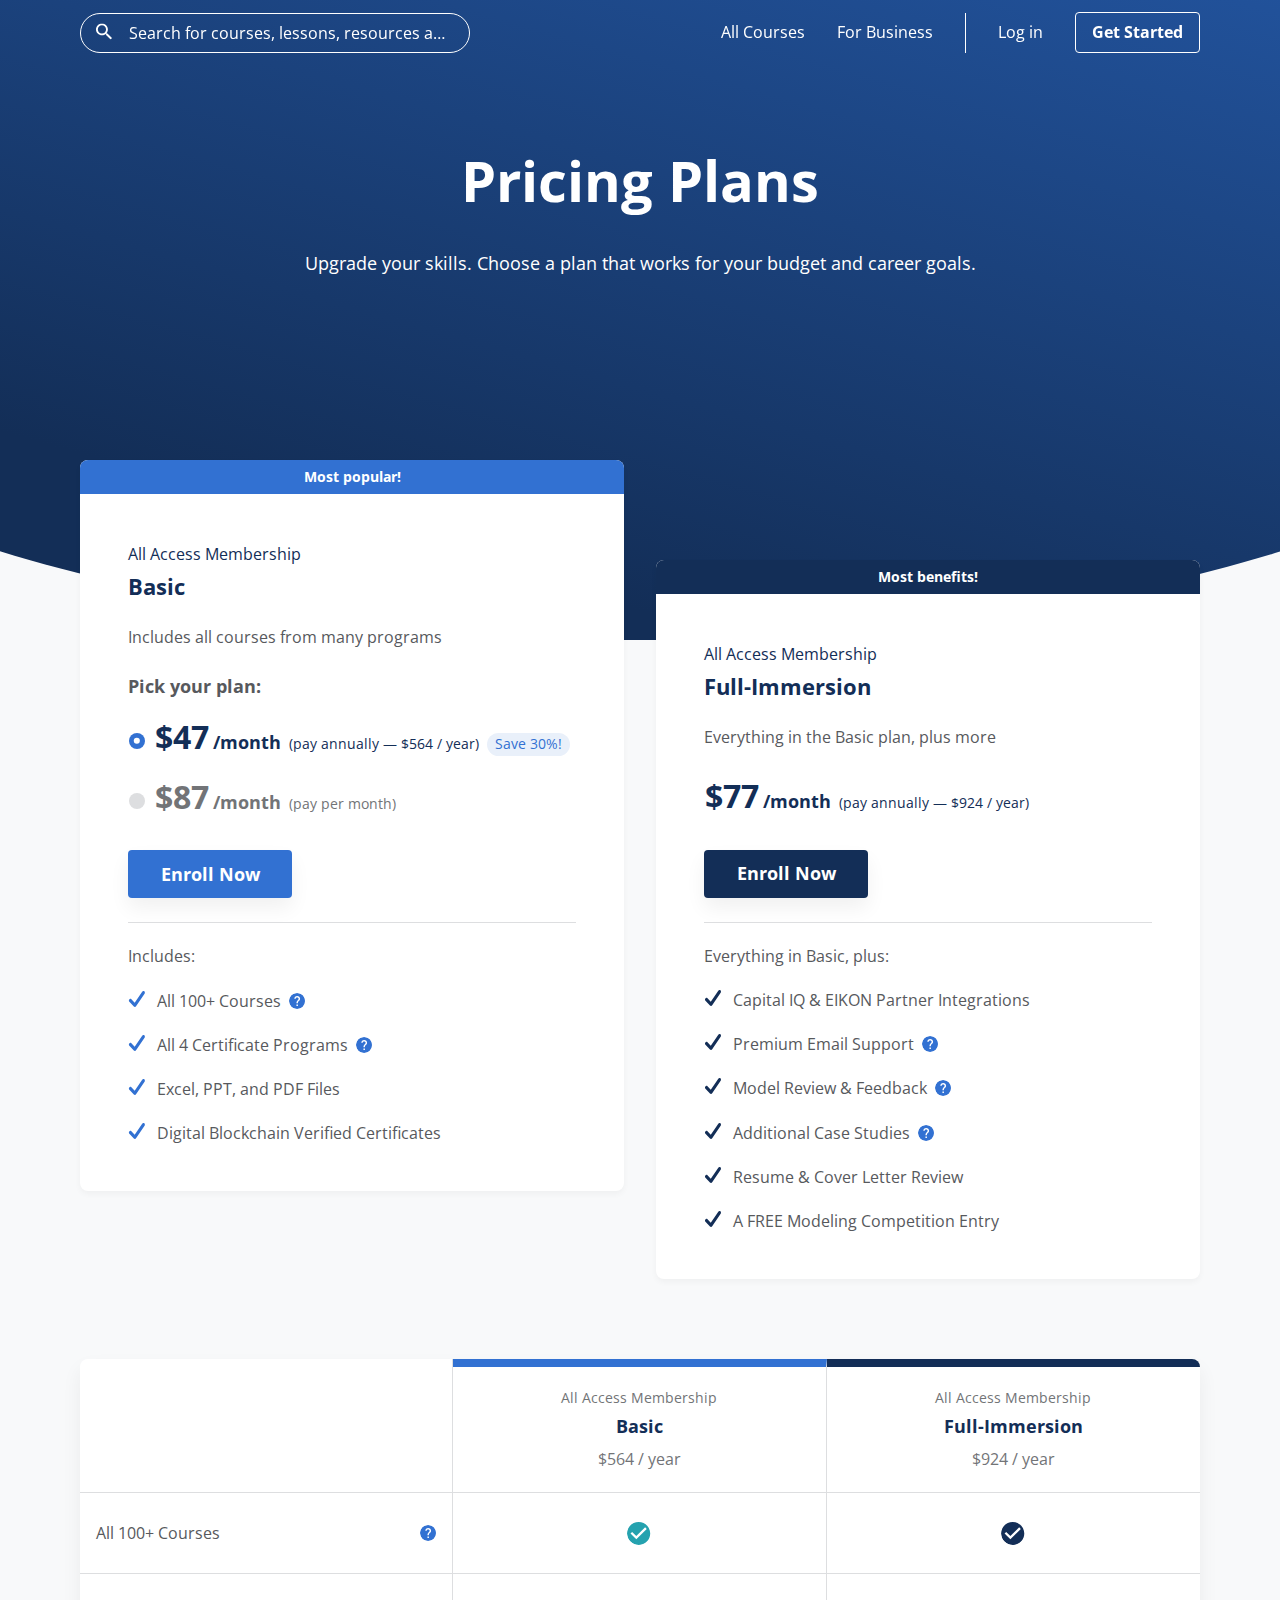
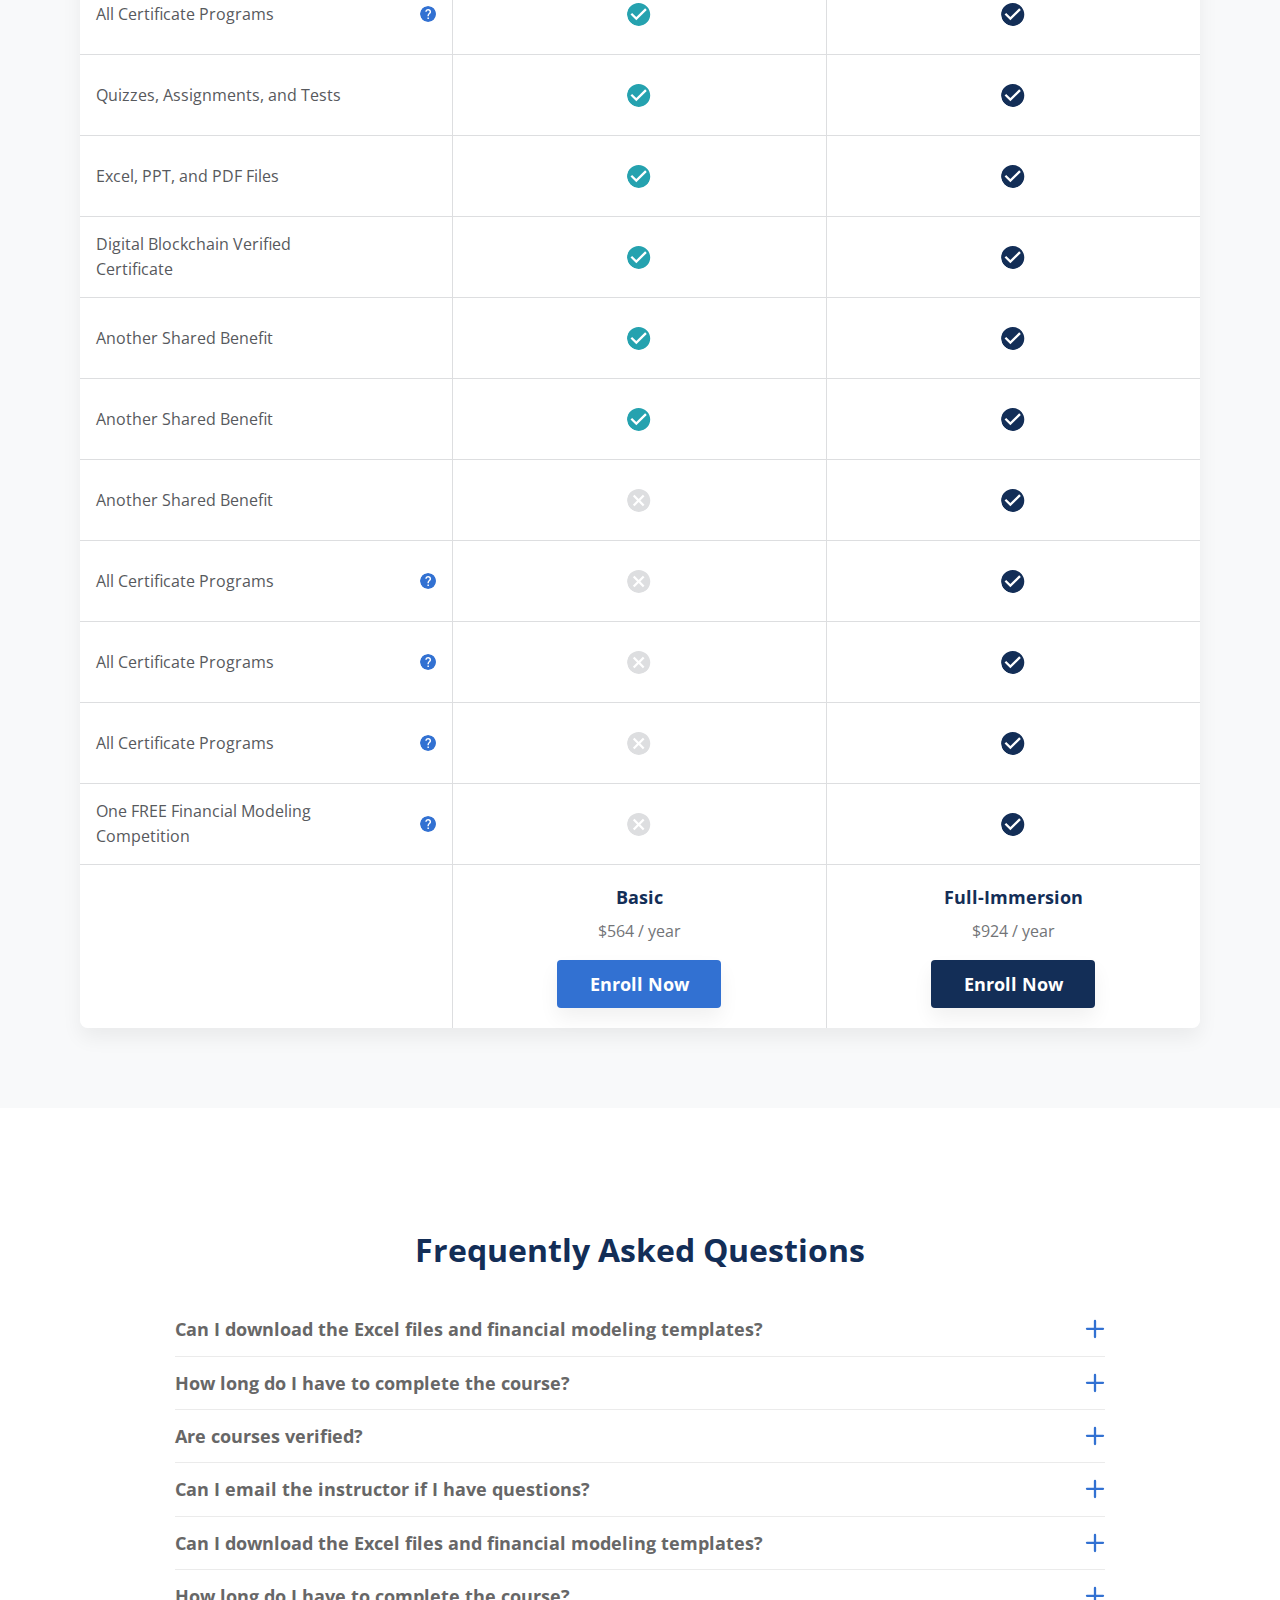
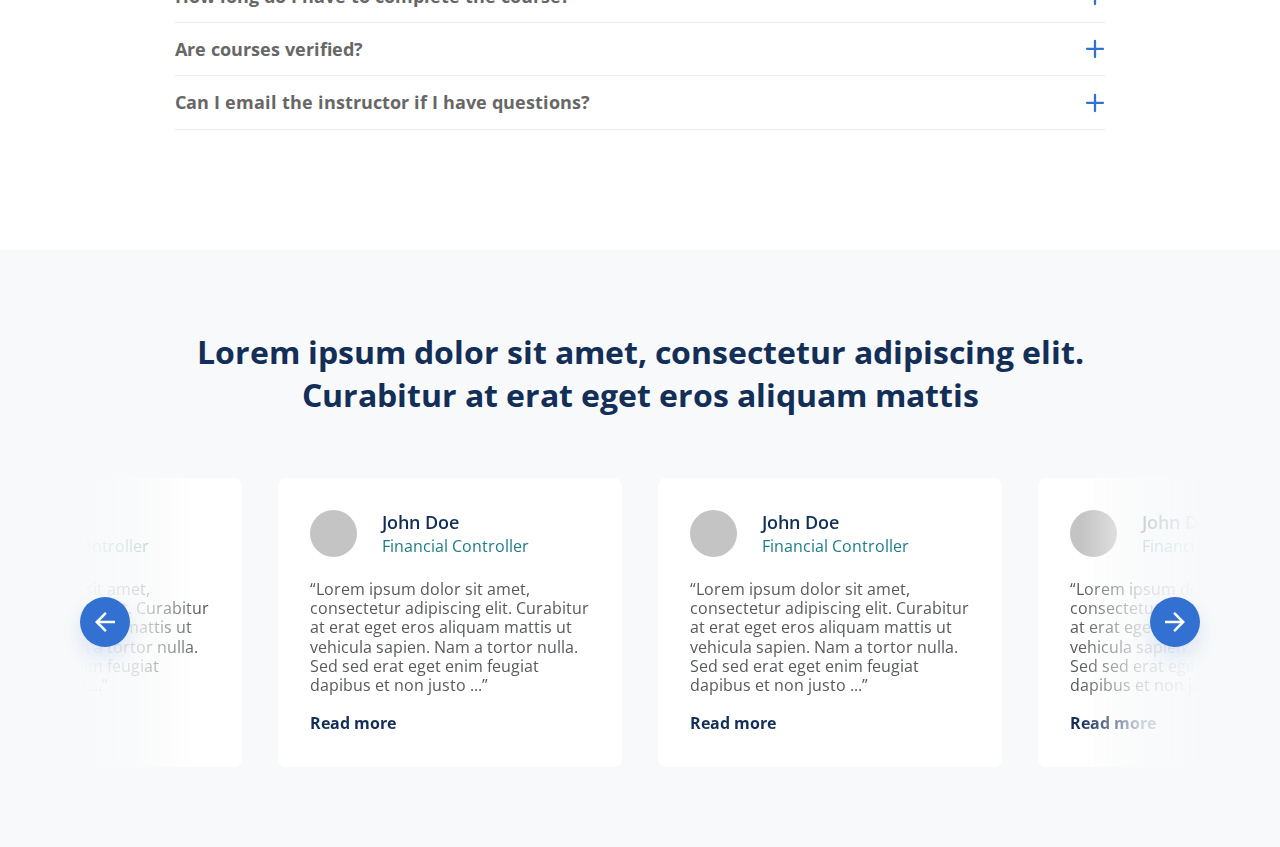
<file: assets/index.html>
<!DOCTYPE html>
<html lang="ru">
  <head>
    <meta charset="utf-8"/>
    <meta name="viewport" content="width=device-width,initial-scale=1,shrink-to-fit=no"/>
    <link rel="preconnect" href="https://fonts.googleapis.com"/>
    <link rel="preconnect" href="https://fonts.gstatic.com" crossorigin="crossorigin"/>
    <link href="https://fonts.googleapis.com/css2?family=Open+Sans:ital,wght@0,300..800;1,300..800&amp;display=swap" rel="stylesheet"/>
    <link href="css/libs/bootstrap.min.css" rel="stylesheet"/>
    <link href="css/libs/slick.min.css" rel="stylesheet"/>
    <link href="css/styles.min.css" rel="stylesheet"/>
    <link rel="icon" href="fav.svg" type="image/svg+xml"/>
    <title>Цены</title>
    <script src="js/libs/jquery.min.js" defer="defer"></script>
    <script src="js/libs/popper.min.js" defer="defer"></script>
    <script src="js/libs/bootstrap.min.js" defer="defer"></script>
    <script src="js/libs/slick.min.js" defer="defer"></script>
    <script src="js/libs/anime.min.js" defer="defer"></script>
    <script src="js/index.min.js" defer="defer"></script>
  </head>
  <body>
    <svg xmlns="http://www.w3.org/2000/svg" style="display:none">
      <symbol id="loop-icon" viewBox="0 0 16 16">
        <path d="M5.94286 0C7.519 0 9.03059 0.62612 10.1451 1.74062C11.2596 2.85512 11.8857 4.36671 11.8857 5.94286C11.8857 7.41486 11.3463 8.768 10.4594 9.81029L10.7063 10.0571H11.4286L16 14.6286L14.6286 16L10.0571 11.4286V10.7063L9.81029 10.4594C8.768 11.3463 7.41486 11.8857 5.94286 11.8857C4.36671 11.8857 2.85512 11.2596 1.74062 10.1451C0.62612 9.03059 0 7.519 0 5.94286C0 4.36671 0.62612 2.85512 1.74062 1.74062C2.85512 0.62612 4.36671 0 5.94286 0ZM5.94286 1.82857C3.65714 1.82857 1.82857 3.65714 1.82857 5.94286C1.82857 8.22857 3.65714 10.0571 5.94286 10.0571C8.22857 10.0571 10.0571 8.22857 10.0571 5.94286C10.0571 3.65714 8.22857 1.82857 5.94286 1.82857Z"></path>
      </symbol>
      <symbol id="close-icon" viewBox="0 0 0.0617378 0.0617378">
        <path fill="none" stroke-width="0.00686019" stroke-linecap="round" stroke-linejoin="round" d="M0.00343009 0.00343009l0.0548776 0.0548776m0 -0.0548776l-0.0548776 0.0548776"></path>
      </symbol>
    </svg>
    <div class="offcanvas offcanvas-end menu-offcanvas" id="menu-offcanvas">
      <button class="offcanvas__close" type="button" data-bs-dismiss="offcanvas" aria-label="Закрыть">
            <svg class="icon" width="16px" height="16px">
              <use xlink:href="#close-icon"></use>
            </svg>
      </button>
      <div class="offcanvas__content">
        <form class="search-form" action="/search/" method="GET"> 
          <input type="text" name="q" placeholder="Search for courses, lessons, resources and courses, lessons, resources"/>
          <button class="search-form__button">
                    <svg class="icon-fill" width="16px" height="16px">
                      <use xlink:href="#loop-icon"></use>
                    </svg>
          </button>
        </form>
        <ul class="nav">
          <li><a class="nav__link" href="#">All Courses</a></li>
          <li><a class="nav__link" href="#">For Business</a></li>
          <li><a class="nav__link" href="#">Log in</a></li>
          <li><a class="nav__link nav__link--cta" href="#">Get Started</a></li>
        </ul>
      </div>
    </div>
    <div class="wrapper"> 
      <header class="header">
        <div class="container">
          <div class="header__row"> 
            <div class="header__search">
              <form class="search-form" action="/search/" method="GET"> 
                <input type="text" name="q" placeholder="Search for courses, lessons, resources and courses, lessons, resources"/>
                <button class="search-form__button">
                                <svg class="icon-fill" width="16px" height="16px">
                                  <use xlink:href="#loop-icon"></use>
                                </svg>
                </button>
              </form>
            </div>
            <nav class="header__nav">
              <ul class="nav">
                <li><a class="nav__link" href="#">All Courses</a></li>
                <li><a class="nav__link" href="#">For Business</a></li>
                <li>
                  <div class="break-nav"></div>
                </li>
                <li><a class="nav__link" href="#">Log in</a></li>
                <li><a class="nav__link nav__link--cta" href="#">Get Started</a></li>
              </ul>
            </nav>
            <button class="header__burger burger" type="button" data-bs-toggle="offcanvas" data-bs-target="#menu-offcanvas">
              <div class="burger__icon"><span></span><span></span><span></span></div>
            </button>
          </div>
        </div>
      </header>
      <main class="page pricing-page">
        <div class="pricing-hero" style="background-image: url(./img/bg.svg)">
          <div class="container">
            <div class="pricing-hero__hgroup"> 
              <h1 class="pricing-hero__title">Pricing Plans</h1>
              <p class="pricing-hero__descr">Upgrade your skills. Choose a plan that works for your budget and career goals.</p>
            </div>
          </div>
        </div>
        <div class="pricing-cards">
          <div class="container">
            <div class="pricing-cards__items"> 
              <section class="pricing-card">
                <header class="pricing-card__header"> <span>Most popular!</span></header>
                <div class="pricing-card__body"> 
                  <div class="pricing-card__hgroup"> 
                    <h2 class="pricing-card__title">Basic</h2>
                    <p class="pricing-card__descr">All Access Membership</p>
                  </div>
                  <p class="pricing-card__descr">Includes all courses from many programs</p>
                  <div class="pricing-card__plan">
                    <h3 class="pricing-card__subtitle">Pick your plan:</h3>
                    <form class="pricing-card__form" action="#"> 
                      <label class="page__radio">
                        <input type="radio" name="radio" value="47" checked="checked"/>
                        <svg xmlns="http://www.w3.org/2000/svg" width="16px" height="16px" viewBox="0 0 0.253167 0.253167">
                          <rect fill="#ED4300" width="0.253167" height="0.253167" rx="0.126584" ry="0.126584"></rect>
                          <rect fill="white" x="0.0752923" y="0.0752921" width="0.096584" height="0.096584" rx="0.126584" ry="0.126584"></rect>
                        </svg><span class="page__radio__content"><span class="pricing-card__price"><span>$47</span><span>/month</span></span><span class="pricing-card__price__pay">(pay annually — $564 / year)</span><span class="pricing-card__price__sale">Save 30%!</span></span>
                      </label>
                      <label class="page__radio">
                        <input type="radio" name="radio" value="87"/>
                        <svg xmlns="http://www.w3.org/2000/svg" width="16px" height="16px" viewBox="0 0 0.253167 0.253167">
                          <rect fill="#ED4300" width="0.253167" height="0.253167" rx="0.126584" ry="0.126584"></rect>
                          <rect fill="white" x="0.0752923" y="0.0752921" width="0.096584" height="0.096584" rx="0.126584" ry="0.126584"></rect>
                        </svg><span class="page__radio__content"><span class="pricing-card__price"><span>$87</span><span>/month</span></span><span class="pricing-card__price__pay">(pay per month)</span></span>
                      </label>
                      <button class="btn-fill btn-fill--main"> <span>Enroll Now</span></button>
                    </form>
                  </div>
                  <div class="pricing-card__includes"> 
                    <p>Includes:</p>
                    <ul class="pricing-card__includes__list">
                      <li>
                        <p>All 100+ Courses</p>
                        <button class="help-tooltip" type="button" data-bs-toggle="tooltip" data-bs-custom-class="tooltip" data-bs-placement="right" data-bs-title="Default tooltip. Here you’ll find something on the left."></button>
                      </li>
                      <li>
                        <p>All 4 Certificate Programs</p>
                        <button class="help-tooltip" type="button" data-bs-toggle="tooltip" data-bs-custom-class="tooltip" data-bs-placement="right" data-bs-title="Default tooltip. Here you’ll find something on the left."></button>
                      </li>
                      <li>
                        <p>Excel, PPT, and PDF Files</p>
                      </li>
                      <li>
                        <p>Digital Blockchain Verified Certificates</p>
                      </li>
                    </ul>
                  </div>
                </div>
              </section>
              <section class="pricing-card pricing-card--accent">
                <header class="pricing-card__header"> <span>Most benefits!</span></header>
                <div class="pricing-card__body"> 
                  <div class="pricing-card__hgroup"> 
                    <h2 class="pricing-card__title">Full-Immersion</h2>
                    <p class="pricing-card__descr">All Access Membership</p>
                  </div>
                  <p class="pricing-card__descr">Everything in the Basic plan, plus more</p>
                  <div class="pricing-card__plan">
                    <form class="pricing-card__form" action="#"> 
                      <label class="page__radio">
                        <input type="radio" name="radio" value="47" checked="checked"/>
                        <svg xmlns="http://www.w3.org/2000/svg" width="16px" height="16px" viewBox="0 0 0.253167 0.253167">
                          <rect fill="#ED4300" width="0.253167" height="0.253167" rx="0.126584" ry="0.126584"></rect>
                          <rect fill="white" x="0.0752923" y="0.0752921" width="0.096584" height="0.096584" rx="0.126584" ry="0.126584"></rect>
                        </svg><span class="page__radio__content"><span class="pricing-card__price"><span>$77</span><span>/month</span></span><span class="pricing-card__price__pay">(pay annually — $924 / year)</span></span>
                      </label>
                      <button class="btn-fill btn-fill--accent"><span>Enroll Now</span></button>
                    </form>
                  </div>
                  <div class="pricing-card__includes"> 
                    <p>Everything in Basic, plus:</p>
                    <ul class="pricing-card__includes__list">
                      <li>
                        <p>Capital IQ & EIKON Partner Integrations</p>
                      </li>
                      <li>
                        <p>Premium Email Support</p>
                        <button class="help-tooltip" type="button" data-bs-toggle="tooltip" data-bs-custom-class="tooltip" data-bs-placement="right" data-bs-title="Default tooltip. Here you’ll find something on the left."></button>
                      </li>
                      <li>
                        <p>Model Review & Feedback</p>
                        <button class="help-tooltip" type="button" data-bs-toggle="tooltip" data-bs-custom-class="tooltip" data-bs-placement="right" data-bs-title="Default tooltip. Here you’ll find something on the left."></button>
                      </li>
                      <li>
                        <p>Additional Case Studies</p>
                        <button class="help-tooltip" type="button" data-bs-toggle="tooltip" data-bs-custom-class="tooltip" data-bs-placement="right" data-bs-title="Default tooltip. Here you’ll find something on the left."></button>
                      </li>
                      <li>
                        <p>Resume & Cover Letter Review</p>
                      </li>
                      <li>
                        <p>A FREE Modeling Competition Entry</p>
                      </li>
                    </ul>
                  </div>
                </div>
              </section>
            </div>
          </div>
        </div>
        <div class="pricing-details"> 
          <div class="container">
            <div class="pricing-details__table">
              <table>
                <thead> 
                  <tr> 
                    <td> </td>
                    <td class="cell-center cell-main"> 
                      <div class="pricing-details__hgroup"> 
                        <h4 class="pricing-details__title">Basic</h4>
                        <p class="pricing-details__descr">All Access Membership</p>
                      </div>
                      <p class="pricing-details__per-year">$564 / year</p>
                    </td>
                    <td class="cell-center cell-accent">
                      <div class="pricing-details__hgroup"> 
                        <h4 class="pricing-details__title">Full-Immersion</h4>
                        <p class="pricing-details__descr">All Access Membership</p>
                      </div>
                      <p class="pricing-details__per-year">$924 / year</p>
                    </td>
                  </tr>
                </thead>
                <tbody> 
                  <tr> 
                    <td class="cell-detail">
                      <p>All 100+ Courses</p>
                      <button class="help-tooltip" type="button" data-bs-toggle="tooltip" data-bs-custom-class="tooltip" data-bs-placement="right" data-bs-title="Default tooltip. Here you’ll find something on the left."></button>
                    </td>
                    <td class="cell-center"><span class="check-icon check-icon--main"></span></td>
                    <td class="cell-center"><span class="check-icon check-icon--accent"></span></td>
                  </tr>
                  <tr> 
                    <td class="cell-detail">
                      <p>All Certificate Programs</p>
                      <button class="help-tooltip" type="button" data-bs-toggle="tooltip" data-bs-custom-class="tooltip" data-bs-placement="right" data-bs-title="Default tooltip. Here you’ll find something on the left."></button>
                    </td>
                    <td class="cell-center"><span class="check-icon check-icon--main"></span></td>
                    <td class="cell-center"><span class="check-icon check-icon--accent"></span></td>
                  </tr>
                  <tr> 
                    <td class="cell-detail">
                      <p>Quizzes, Assignments, and Tests</p>
                    </td>
                    <td class="cell-center"><span class="check-icon check-icon--main"></span></td>
                    <td class="cell-center"><span class="check-icon check-icon--accent"></span></td>
                  </tr>
                  <tr> 
                    <td class="cell-detail">
                      <p>Excel, PPT, and PDF Files</p>
                    </td>
                    <td class="cell-center"><span class="check-icon check-icon--main"></span></td>
                    <td class="cell-center"><span class="check-icon check-icon--accent"></span></td>
                  </tr>
                  <tr> 
                    <td class="cell-detail">
                      <p>Digital Blockchain Verified Certificate</p>
                    </td>
                    <td class="cell-center"><span class="check-icon check-icon--main"></span></td>
                    <td class="cell-center"><span class="check-icon check-icon--accent"></span></td>
                  </tr>
                  <tr> 
                    <td class="cell-detail">
                      <p>Another Shared Benefit</p>
                    </td>
                    <td class="cell-center"><span class="check-icon check-icon--main"></span></td>
                    <td class="cell-center"><span class="check-icon check-icon--accent"></span></td>
                  </tr>
                  <tr> 
                    <td class="cell-detail">
                      <p>Another Shared Benefit</p>
                    </td>
                    <td class="cell-center"><span class="check-icon check-icon--main"></span></td>
                    <td class="cell-center"><span class="check-icon check-icon--accent"></span></td>
                  </tr>
                  <tr> 
                    <td class="cell-detail">
                      <p>Another Shared Benefit</p>
                    </td>
                    <td class="cell-center"><span class="check-icon check-icon--miss"></span></td>
                    <td class="cell-center"><span class="check-icon check-icon--accent"></span></td>
                  </tr>
                  <tr> 
                    <td class="cell-detail">
                      <p>All Certificate Programs</p>
                      <button class="help-tooltip" type="button" data-bs-toggle="tooltip" data-bs-custom-class="tooltip" data-bs-placement="right" data-bs-title="Default tooltip. Here you’ll find something on the left."></button>
                    </td>
                    <td class="cell-center"><span class="check-icon check-icon--miss"></span></td>
                    <td class="cell-center"><span class="check-icon check-icon--accent"></span></td>
                  </tr>
                  <tr> 
                    <td class="cell-detail">
                      <p>All Certificate Programs</p>
                      <button class="help-tooltip" type="button" data-bs-toggle="tooltip" data-bs-custom-class="tooltip" data-bs-placement="right" data-bs-title="Default tooltip. Here you’ll find something on the left."></button>
                    </td>
                    <td class="cell-center"><span class="check-icon check-icon--miss"></span></td>
                    <td class="cell-center"><span class="check-icon check-icon--accent"></span></td>
                  </tr>
                  <tr> 
                    <td class="cell-detail">
                      <p>All Certificate Programs</p>
                      <button class="help-tooltip" type="button" data-bs-toggle="tooltip" data-bs-custom-class="tooltip" data-bs-placement="right" data-bs-title="Default tooltip. Here you’ll find something on the left."></button>
                    </td>
                    <td class="cell-center"><span class="check-icon check-icon--miss"></span></td>
                    <td class="cell-center"><span class="check-icon check-icon--accent"></span></td>
                  </tr>
                  <tr> 
                    <td class="cell-detail">
                      <p>One FREE Financial Modeling Competition</p>
                      <button class="help-tooltip" type="button" data-bs-toggle="tooltip" data-bs-custom-class="tooltip" data-bs-placement="right" data-bs-title="Default tooltip. Here you’ll find something on the left."></button>
                    </td>
                    <td class="cell-center"><span class="check-icon check-icon--miss"></span></td>
                    <td class="cell-center"><span class="check-icon check-icon--accent"></span></td>
                  </tr>
                </tbody>
                <tfoot>
                  <tr> 
                    <td> </td>
                    <td class="cell-center">
                      <h4 class="pricing-details__title">Basic</h4>
                      <p class="pricing-details__per-year">$564 / year</p>
                      <button class="btn-fill btn-fill--main"> <span>Enroll Now</span></button>
                    </td>
                    <td class="cell-center">
                      <h4 class="pricing-details__title">Full-Immersion</h4>
                      <p class="pricing-details__per-year">$924 / year</p>
                      <button class="btn-fill btn-fill--accent"><span>Enroll Now</span></button>
                    </td>
                  </tr>
                </tfoot>
              </table>
            </div>
          </div>
        </div>
        <article class="faq">
          <div class="container"> 
            <h2 class="page__title">Frequently Asked Questions</h2>
            <div class="faq-accordion accordion" id="faq-accordion">
              <div class="faq-accordion__item">
                <button class="faq-accordion__button collapsed" type="button" data-bs-toggle="collapse" data-bs-target="#faq1">Can I download the Excel files and financial modeling templates?</button>
                <div class="faq-accordion__collapse collapse" id="faq1" data-bs-parent="#accordionExample">
                  <div class="faq-accordion__content">
                    <p>Это тело аккордеона первого элемента. Оно отображается по умолчанию, пока плагин свертывания не добавит соответствующие классы, которые мы используем для стилизации каждого элемента. Эти классы управляют общим внешним видом, а также отображением и скрытием с помощью переходов CSS. Вы можете изменить все это с помощью собственного CSS или переопределить наши переменные по умолчанию. Также стоит отметить, что практически любой HTML может быть поме, хотя переход ограничивает переполнение.</p>
                  </div>
                </div>
              </div>
              <div class="faq-accordion__item">
                <button class="faq-accordion__button collapsed" type="button" data-bs-toggle="collapse" data-bs-target="#faq2">How long do I have to complete the course?</button>
                <div class="faq-accordion__collapse collapse" id="faq2" data-bs-parent="#accordionExample">
                  <div class="faq-accordion__content">
                    <p>Это тело аккордеона первого элемента. Оно отображается по умолчанию, пока плагин свертывания не добавит соответствующие классы, которые мы используем для стилизации каждого элемента. Эти классы управляют общим внешним видом, а также отображением и скрытием с помощью переходов CSS. Вы можете изменить все это с помощью собственного CSS или переопределить наши переменные по умолчанию. Также стоит отметить, что практически любой HTML может быть поме, хотя переход ограничивает переполнение.</p>
                  </div>
                </div>
              </div>
              <div class="faq-accordion__item">
                <button class="faq-accordion__button collapsed" type="button" data-bs-toggle="collapse" data-bs-target="#faq3">Are courses verified?</button>
                <div class="faq-accordion__collapse collapse" id="faq3" data-bs-parent="#accordionExample">
                  <div class="faq-accordion__content">
                    <p>Это тело аккордеона первого элемента. Оно отображается по умолчанию, пока плагин свертывания не добавит соответствующие классы, которые мы используем для стилизации каждого элемента.</p>
                  </div>
                </div>
              </div>
              <div class="faq-accordion__item">
                <button class="faq-accordion__button collapsed" type="button" data-bs-toggle="collapse" data-bs-target="#faq4">Can I email the instructor if I have questions?</button>
                <div class="faq-accordion__collapse collapse" id="faq4" data-bs-parent="#accordionExample">
                  <div class="faq-accordion__content">
                    <p>Это тело аккордеона первого элемента. Оно отображается по умолчанию, пока плагин свертывания не добавит соответствующие классы, которые мы используем для стилизации каждого элемента.</p>
                  </div>
                </div>
              </div>
              <div class="faq-accordion__item">
                <button class="faq-accordion__button collapsed" type="button" data-bs-toggle="collapse" data-bs-target="#faq5">Can I download the Excel files and financial modeling templates?</button>
                <div class="faq-accordion__collapse collapse" id="faq5" data-bs-parent="#accordionExample">
                  <div class="faq-accordion__content">
                    <p>Это тело аккордеона первого элемента. Оно отображается по умолчанию, пока плагин свертывания не добавит соответствующие классы, которые мы используем для стилизации каждого элемента. Эти классы управляют общим внешним видом, а также отображением и скрытием с помощью переходов CSS. Вы можете изменить все это с помощью собственного CSS или переопределить наши переменные по умолчанию. Также стоит отметить, что практически любой HTML может быть поме, хотя переход ограничивает переполнение.</p>
                  </div>
                </div>
              </div>
              <div class="faq-accordion__item">
                <button class="faq-accordion__button collapsed" type="button" data-bs-toggle="collapse" data-bs-target="#faq6">How long do I have to complete the course?</button>
                <div class="faq-accordion__collapse collapse" id="faq6" data-bs-parent="#accordionExample">
                  <div class="faq-accordion__content">
                    <p>Это тело аккордеона первого элемента. Оно отображается по умолчанию, пока плагин свертывания не добавит соответствующие классы, которые мы используем для стилизации каждого элемента. Эти классы управляют общим внешним видом, а также отображением и скрытием с помощью переходов CSS. Вы можете изменить все это с помощью собственного CSS или переопределить наши переменные по умолчанию. Также стоит отметить, что практически любой HTML может быть поме, хотя переход ограничивает переполнение.</p>
                  </div>
                </div>
              </div>
              <div class="faq-accordion__item">
                <button class="faq-accordion__button collapsed" type="button" data-bs-toggle="collapse" data-bs-target="#faq7">Are courses verified?</button>
                <div class="faq-accordion__collapse collapse" id="faq7" data-bs-parent="#accordionExample">
                  <div class="faq-accordion__content">
                    <p>Это тело аккордеона первого элемента. Оно отображается по умолчанию, пока плагин свертывания не добавит соответствующие классы, которые мы используем для стилизации каждого элемента.</p>
                  </div>
                </div>
              </div>
              <div class="faq-accordion__item">
                <button class="faq-accordion__button collapsed" type="button" data-bs-toggle="collapse" data-bs-target="#faq8">Can I email the instructor if I have questions?</button>
                <div class="faq-accordion__collapse collapse" id="faq8" data-bs-parent="#accordionExample">
                  <div class="faq-accordion__content">
                    <p>Это тело аккордеона первого элемента. Оно отображается по умолчанию, пока плагин свертывания не добавит соответствующие классы, которые мы используем для стилизации каждого элемента.</p>
                  </div>
                </div>
              </div>
            </div>
          </div>
        </article>
        <article class="feedback">
          <div class="container"> 
            <h2 class="page__title">Lorem ipsum dolor sit amet, consectetur adipiscing elit. Curabitur at erat eget eros aliquam mattis </h2>
            <div class="feedback-slider"> 
              <div class="feedback-slider__items">
                <article class="feedback-item">
                  <div class="feedback-item__body">
                    <div class="user"> 
                      <div class="user__avatar"><img src="./img/avatar.svg" alt=""/></div>
                      <div class="user__hgroup">
                        <div class="user__name">John Doe</div>
                        <div class="user__job">Financial Controller</div>
                      </div>
                    </div>
                    <blockquote class="feedback-item__feed"> 
                      <p>“Lorem ipsum dolor sit amet, consectetur adipiscing elit. Curabitur at erat eget eros aliquam mattis ut vehicula sapien. Nam a tortor nulla. Sed sed erat eget enim feugiat dapibus et non justo ...”</p>
                    </blockquote>
                  </div>
                  <footer class="feedback-item__footer"><a class="feedback-item__more" href="#">Read more</a></footer>
                </article>
                <article class="feedback-item">
                  <div class="feedback-item__body">
                    <div class="user"> 
                      <div class="user__avatar"><img src="./img/avatar.svg" alt=""/></div>
                      <div class="user__hgroup">
                        <div class="user__name">John Doe</div>
                        <div class="user__job">Financial Controller</div>
                      </div>
                    </div>
                    <blockquote class="feedback-item__feed"> 
                      <p>“Lorem ipsum dolor sit amet, consectetur adipiscing elit. Curabitur at erat eget eros aliquam mattis ut vehicula sapien. Nam a tortor nulla. Sed sed erat eget enim feugiat dapibus et non justo ...”</p>
                    </blockquote>
                  </div>
                  <footer class="feedback-item__footer"><a class="feedback-item__more" href="#">Read more</a></footer>
                </article>
                <article class="feedback-item">
                  <div class="feedback-item__body">
                    <div class="user"> 
                      <div class="user__avatar"><img src="./img/avatar.svg" alt=""/></div>
                      <div class="user__hgroup">
                        <div class="user__name">John Doe</div>
                        <div class="user__job">Financial Controller</div>
                      </div>
                    </div>
                    <blockquote class="feedback-item__feed"> 
                      <p>“Lorem ipsum dolor sit amet, consectetur adipiscing elit. Curabitur at erat eget eros aliquam mattis ut vehicula sapien. Nam a tortor nulla. Sed sed erat eget enim feugiat dapibus et non justo ...”</p>
                    </blockquote>
                  </div>
                  <footer class="feedback-item__footer"><a class="feedback-item__more" href="#">Read more</a></footer>
                </article>
                <article class="feedback-item">
                  <div class="feedback-item__body">
                    <div class="user"> 
                      <div class="user__avatar"><img src="./img/avatar.svg" alt=""/></div>
                      <div class="user__hgroup">
                        <div class="user__name">John Doe</div>
                        <div class="user__job">Financial Controller</div>
                      </div>
                    </div>
                    <blockquote class="feedback-item__feed"> 
                      <p>“Lorem ipsum dolor sit amet, consectetur adipiscing elit. Curabitur at erat eget eros aliquam mattis ut vehicula sapien. Nam a tortor nulla. Sed sed erat eget enim feugiat dapibus et non justo ...”</p>
                    </blockquote>
                  </div>
                  <footer class="feedback-item__footer"><a class="feedback-item__more" href="#">Read more</a></footer>
                </article>
              </div>
              <button class="feedback-slider__arrow feedback-slider__arrow--prev slider-prev" type="button"></button>
              <button class="feedback-slider__arrow feedback-slider__arrow--next slider-next" type="button"></button>
              <div class="feedback-slider__dots"></div>
            </div>
          </div>
        </article>
      </main>
      <footer class="footer"></footer>
    </div>
  </body>
</html>
</file>
<file: assets/css/styles.min.css>
@charset "UTF-8";:root{scroll-behavior:inherit;--bs-gutter-x:20px;--fs-72-32:4.5rem;--fs-72-24:var(--fs-72-32);--fs-56-32:3.5rem;--fs-48-24:3rem;--fs-48-sm-18:var(--fs-48-24);--fs-48-xs-18:var(--fs-48-24);--fs-36-24:2.25rem;--fs-36-sm-18:var(--fs-36-24);--fs-32-24:2rem;--fs-32-sm-18:var(--fs-32-24);--fs-32-sm-16:var(--fs-32-24);--fs-24-18:1.5rem;--fs-24-lg-16:var(--fs-24-18);--fs-24-sm-16:var(--fs-24-18);--fs-18-16:1.125rem;--fs-18-14:var(--fs-18-16);--fs-16-14:1rem;--fs-16-sm-12:var(--fs-16-14);--fs-16-xs-12:var(--fs-16-14);--fs-16-sm-10:var(--fs-16-14);--fs-16-xs-10:var(--fs-16-14);--fs-14-12:0.875rem;--fs-14-sm-10:var(--fs-14-12);--fs-14-xs-10:var(--fs-14-12);--size-64-50:64px;--size-60-50:60px;--size-60-40:60px;--size-50-40:50px;--size-48-40:48px;--size-50-30:50px;--size-40-30:40px;--size-30-25:30px;--border-radius-24:24px;--border-radius-18:18px;--border-radius-16:16px;--border-radius-main:4px;--page-gap:80px;--header-height:64px;--pricing-card-gap:48px;--main-color:#3271D2;--main-color-hover:#1c57af;--accent-color:#132E57;--accent-color-hover:#132E57;--second-color:#727477;--second-light-color:#DDDEE0;--text-color:#57595D;--body-bg-color:#fff;--shadow:8px 8px 15px 0px rgba(0,0,0,.1);--shadow-xs:0px 3px 6px 0px #0000000A;--shadow-md:0px 10px 20px 0px #0000000F;--shadow-main-color:0px 10px 20px 0px #3271D226}@-webkit-keyframes modalAnimation{0%{opacity:0;display:none}100%{opacity:1;display:block}}@keyframes modalAnimation{0%{opacity:0;display:none}100%{opacity:1;display:block}}@-webkit-keyframes modalAnimationClose{0%{opacity:1;display:block}100%{opacity:0;display:none}}@keyframes modalAnimationClose{0%{opacity:1;display:block}100%{opacity:0;display:none}}@-webkit-keyframes up{from{-webkit-transform:translateY(0);transform:translateY(0)}to{-webkit-transform:translateY(-2px);transform:translateY(-2px)}}@keyframes up{from{-webkit-transform:translateY(0);transform:translateY(0)}to{-webkit-transform:translateY(-2px);transform:translateY(-2px)}}@-webkit-keyframes down{from{-webkit-transform:translateY(0);transform:translateY(0)}to{-webkit-transform:translateY(2px);transform:translateY(2px)}}@keyframes down{from{-webkit-transform:translateY(0);transform:translateY(0)}to{-webkit-transform:translateY(2px);transform:translateY(2px)}}*,::after,::before{-webkit-box-sizing:border-box;box-sizing:border-box}article,aside,blockquote,body,button,canvas,dd,del,details,dfn,div,dl,dt,fieldset,figcaption,figure,footer,form,h1,h2,h3,h4,h5,h6,header,hgroup,html,input,li,nav,ol,p,pre,section,select,textarea,ul,video{margin:0;padding:0}a{cursor:pointer;color:inherit}a,a:focus,a:hover{text-decoration:none;outline:0}.btn:active:focus,.btn:focus,button,button:focus,button:hover{outline:0}button{border:none;background:0 0;margin:0;padding:0;color:inherit;cursor:pointer}img{max-width:100%;max-height:100%;width:100%;height:auto}textarea{max-width:100%;width:100%;min-width:100%;min-height:40px}dl,ol,ul{list-style:none;margin:0;padding:0}dd,dt,h1,h2,h3,h4,h5,p{padding:0;margin:0}b,dt,h1,h2,h3,h4,h5,strong{font-family:Montserrat-Bold,sans-serif;font-weight:400}s{text-decoration-color:var(--main-color)}html{height:100%;font-size:16px}body{height:100%;min-width:320px;font-family:"Open Sans",sans-serif;font-optical-sizing:auto;font-weight:400;font-style:normal;color:var(--text-color);font-size:var(--fs-16-14);line-height:120%;background:var(--body-bg-color)}footer,header{-webkit-box-flex:0;-ms-flex:0 0 auto;flex:0 0 auto}main{-webkit-box-flex:1;-ms-flex:1 0 auto;flex:1 0 auto}.wrapper{position:relative;-webkit-box-orient:vertical;-webkit-box-direction:normal;display:-webkit-box;display:-ms-flexbox;display:flex;-ms-flex-direction:column;flex-direction:column;min-height:100%;max-width:1920px;margin:0 auto;-webkit-box-shadow:0 7px 15px rgba(0,0,0,.1);box-shadow:0 7px 15px rgba(0,0,0,.1)}.container{max-width:calc(1132px + var(--bs-gutter-x) * .5)}.offcanvas{padding:40px 20px 20px}.offcanvas__content{overflow:auto;padding:10px 15px}.offcanvas__close{position:absolute;top:10px;left:10px;z-index:1100;display:-webkit-box;display:-ms-flexbox;display:flex;-webkit-box-align:center;-ms-flex-align:center;align-items:center;-webkit-box-pack:center;-ms-flex-pack:center;justify-content:center;width:var(--size-40-30);height:var(--size-40-30);color:#fff;-webkit-transition:.2s ease-out;transition:.2s ease-out}.page{margin-top:calc(var(--header-height) * -1)}.page__title{font-family:"Open Sans",sans-serif;font-optical-sizing:auto;font-weight:700;font-style:normal;font-size:var(--fs-32-24);color:var(--accent-color);text-align:center;line-height:135%}.page__subtitle{font-family:"Open Sans",sans-serif;font-optical-sizing:auto;font-weight:700;font-style:normal;font-size:var(--fs-24-18);color:var(--accent-color);text-align:center;line-height:135%}.page__heading{font-family:"Open Sans",sans-serif;font-optical-sizing:auto;font-weight:700;font-style:normal;font-size:var(--fs-18-16);color:var(--accent-color);text-align:center;line-height:135%}.page__checkbox{position:relative;display:-webkit-box;display:-ms-flexbox;display:flex;-webkit-box-align:center;-ms-flex-align:center;align-items:center;cursor:pointer}.page__checkbox:hover svg rect{fill:var(--main-color-hover)}.page__checkbox:hover svg polyline{stroke:var(--main-color-hover)}.page__checkbox input{position:absolute;left:10px;bottom:0;width:1px!important;height:1px!important;border:none!important;-webkit-box-shadow:none!important;box-shadow:none!important}.page__checkbox input:checked~svg rect{fill:var(--main-color)}.page__checkbox input:checked~svg polyline{stroke:#fff}.page__checkbox svg{margin-right:10px;-ms-flex-negative:0;flex-shrink:0}.page__checkbox svg rect{fill:var(--second-light-color)}.page__checkbox svg polyline{stroke:var(--second-light-color)}.page__radio{display:-webkit-box;display:-ms-flexbox;display:flex;-webkit-box-align:baseline;-ms-flex-align:baseline;align-items:baseline;cursor:pointer}.page__radio:hover svg rect:last-child{fill:var(--main-color)}.page__radio input{position:relative;left:8px;width:1px;z-index:-1}.page__radio input:checked~svg rect:first-child{fill:var(--main-color)}.page__radio input:checked~svg rect:last-child{fill:#fff}.page__radio svg{-ms-flex-negative:0;flex-shrink:0;margin-right:10px}.page__radio svg rect{fill:var(--second-light-color)}.page__radio__content{display:-webkit-box;display:-ms-flexbox;display:flex;-webkit-box-align:baseline;-ms-flex-align:baseline;align-items:baseline;gap:4px 8px;-ms-flex-wrap:wrap;flex-wrap:wrap}.page__content{display:-webkit-box;display:-ms-flexbox;display:flex;-webkit-box-orient:vertical;-webkit-box-direction:normal;-ms-flex-direction:column;flex-direction:column;gap:20px}.page__content img{width:100%;max-height:600px;border-radius:10px}.page__content h1{font-family:"Open Sans",sans-serif;font-optical-sizing:auto;font-weight:400;font-style:normal;font-size:var(--fs-32-24);color:#ccc}.page__content h2{font-size:var(--fs-24-lg-16);font-family:Montserrat-Bold,sans-serif}.page__content h3{font-size:var(--fs-18-14);font-family:Montserrat-Bold,sans-serif}.page__content a{display:block;width:-webkit-fit-content;width:-moz-fit-content;width:fit-content}.page__content q{font-size:var(--fs-18-16)}.page__content p{font-size:var(--fs-16-14)}.page__content span{font-size:12px;color:var(--accent-color)}.page__content ul{display:-webkit-box;display:-ms-flexbox;display:flex;-webkit-box-orient:vertical;-webkit-box-direction:normal;-ms-flex-direction:column;flex-direction:column;gap:15px;padding-left:15px;list-style:none}.page__content ul li{padding-left:15px}.page__content ul li::marker{content:"—";color:var(--main-color)}.page__content ol{display:-webkit-box;display:-ms-flexbox;display:flex;-webkit-box-orient:vertical;-webkit-box-direction:normal;-ms-flex-direction:column;flex-direction:column;gap:15px;list-style-type:none;counter-reset:num}.page__content ol li{counter-increment:num;display:-webkit-box;display:-ms-flexbox;display:flex;gap:10px}.page__content ol li:before{content:counter(num);color:var(--main-color)}.page__content ol li:nth-child(-n+9)::before{content:"0" counter(num)}.page__content dl div{display:-webkit-box;display:-ms-flexbox;display:flex;-webkit-box-pack:justify;-ms-flex-pack:justify;justify-content:space-between;gap:10px;padding:15px 0;font-size:var(--fs-14-12);border-bottom:1px solid var(--second-color)}.page__content dl div dt{font-family:Montserrat-Regular,sans-serif}.page__content dl div dd{font-family:Montserrat-Bold,sans-serif}.page__content table{display:block;overflow-x:auto}.page__content table thead tr{color:#fff;font-family:Montserrat-Bold,sans-serif;background:#000}.page__content table tbody tr:nth-child(even){background:var(--second-light-color)}.page__content table tbody tr:hover{background:var(--accent-color);color:#fff}.page__content table td{padding:20px;font-size:var(--fs-16-sm-12);font-weight:400}.page__content table td:first-child{border-radius:16px 0 0 16px}.page__content table td:last-child{border-radius:0 16px 16px 0}.text-preview{display:-webkit-box;-webkit-box-orient:vertical;text-overflow:ellipsis;overflow:hidden}.text-preview-open{cursor:pointer}.text-preview.open{line-clamp:inherit}.text-line-1{line-clamp:1}.text-line-2{line-clamp:2}.text-line-3{line-clamp:3}.text--is-clamped{cursor:help}.icon{stroke:currentColor}.icon-fill{fill:currentColor}.icon-rotate-90{-webkit-transform:rotate(90deg);-ms-transform:rotate(90deg);transform:rotate(90deg)}.icon-rotate-180{-webkit-transform:rotate(180deg);-ms-transform:rotate(180deg);transform:rotate(180deg)}.icon-rotate-270{-webkit-transform:rotate(270deg);-ms-transform:rotate(270deg);transform:rotate(270deg)}.check-icon{display:-webkit-box;display:-ms-flexbox;display:flex;-webkit-box-align:center;-ms-flex-align:center;align-items:center;-webkit-box-pack:center;-ms-flex-pack:center;justify-content:center;width:24px;height:24px;border-radius:50%}.check-icon--main{background:url(../img/check-main.svg) center/contain no-repeat}.check-icon--accent{background:url(../img/check-accent.svg) center/contain no-repeat}.check-icon--miss{background:url(../img/check-miss.svg) center/contain no-repeat}.btn-fill{display:-webkit-box;display:-ms-flexbox;display:flex;-webkit-box-align:center;-ms-flex-align:center;align-items:center;-webkit-box-pack:center;-ms-flex-pack:center;justify-content:center;font-family:"Open Sans",sans-serif;font-optical-sizing:auto;font-weight:700;font-style:normal;color:#fff;font-size:var(--fs-18-16);border-radius:var(--border-radius-main);width:100%;max-width:164px;height:var(--size-48-40);-webkit-box-shadow:var(--shadow-md);box-shadow:var(--shadow-md);-webkit-transition:.2s ease-out;transition:.2s ease-out;outline:transparent solid 0}.btn-fill--main{background-color:var(--main-color)}.btn-fill--main:active{-webkit-box-shadow:0 0 0 0 var(--accent-color);box-shadow:0 0 0 0 var(--accent-color)}.btn-fill--accent{background-color:var(--accent-color)}@media (hover:hover){.btn-fill--main:hover{background-color:var(--accent-color);border-color:var(--accent-color)}.btn-fill--accent:hover{background-color:var(--main-color);border-color:var(--main-color)}}.btn-fill--accent:active{-webkit-box-shadow:0 0 0 0 var(--main-color);box-shadow:0 0 0 0 var(--main-color)}.tooltip{--bs-tooltip-bg:var(--accent-color);--bs-tooltip-opacity:1;--bs-tooltip-color:#fff;--bs-tooltip-border-radius:var(--border-radius-main);--bs-tooltip-padding-y:16px;--bs-tooltip-padding-x:16px;--bs-tooltip-max-width:190px;pointer-events:none}.help-tooltip{position:relative;-ms-flex-negative:0;flex-shrink:0;width:16px;height:16px;border-radius:50%;background:url(../img/help-tooltip.svg) 0 0/cover no-repeat;z-index:4}.help-tooltip::after{position:absolute;content:"";inset:-6px;z-index:500}.burger{width:-webkit-fit-content;width:-moz-fit-content;width:fit-content;padding:8px;background:var(--main-color);border-radius:var(--border-radius-main);-webkit-box-shadow:var(--shadow-xs);box-shadow:var(--shadow-xs)}.burger__icon{display:-webkit-box;display:-ms-flexbox;display:flex;-webkit-box-orient:vertical;-webkit-box-direction:normal;-ms-flex-direction:column;flex-direction:column;gap:5px}.burger__icon>span{display:block;width:24px;height:2px;background-color:#fff;-webkit-transition:.2s ease-out;transition:.2s ease-out}.nav{display:-webkit-box;display:-ms-flexbox;display:flex;-webkit-box-align:center;-ms-flex-align:center;align-items:center;gap:32px}.nav__link{position:relative;display:block;color:#fff}.nav__link::after{content:"";position:absolute;bottom:-4px;left:0;right:0;display:block;width:0;height:1px;background-color:#fff;-webkit-transition:.2s ease-out;transition:.2s ease-out}.nav__link--cta{padding:6px 16px;font-family:"Open Sans",sans-serif;font-optical-sizing:auto;font-weight:700;font-style:normal;line-height:170%;border:1px solid #fff;border-radius:var(--border-radius-main);-webkit-transition:.2s ease-out;transition:.2s ease-out}.nav__link--cta::after{content:none}@media (hover:hover){.nav__link--cta:hover{background-color:var(--main-color);border-color:var(--main-color)}.nav__link:hover::after{width:100%}}.nav__link--cta:active{background-color:var(--accent-color);border-color:var(--accent-color)}.nav .break-nav{display:block;width:1px;height:40px;background-color:#fff}.pricing-card{width:100%;max-width:544px;background:#fff;border-radius:calc(var(--border-radius-main) * 2);-webkit-box-shadow:var(--shadow-xs);box-shadow:var(--shadow-xs);overflow:hidden}.pricing-card__header{padding:6px;font-family:"Open Sans",sans-serif;font-optical-sizing:auto;font-weight:700;font-style:normal;color:#fff;font-size:var(--fs-14-12);line-height:160%;text-align:center;background-color:var(--main-color)}.pricing-card__body{display:-webkit-box;display:-ms-flexbox;display:flex;-webkit-box-orient:vertical;-webkit-box-direction:normal;-ms-flex-direction:column;flex-direction:column;gap:calc(var(--pricing-card-gap)/ 2);padding:var(--pricing-card-gap)}.pricing-card__hgroup{display:-webkit-box;display:-ms-flexbox;display:flex;-webkit-box-orient:vertical;-webkit-box-direction:reverse;-ms-flex-direction:column-reverse;flex-direction:column-reverse;gap:4px;color:var(--accent-color)}.pricing-card__title{font-family:"Open Sans",sans-serif;font-optical-sizing:auto;font-weight:700;font-style:normal;font-size:var(--fs-24-18);line-height:130%}.pricing-card__subtitle{font-family:"Open Sans",sans-serif;font-optical-sizing:auto;font-weight:700;font-style:normal;font-size:var(--fs-18-16);line-height:140%}.pricing-card__descr{font-family:"Open Sans",sans-serif;font-optical-sizing:auto;font-weight:400;font-style:normal;font-size:var(--fs-16-14);line-height:160%}.pricing-card__form,.pricing-card__plan{display:-webkit-box;display:-ms-flexbox;display:flex;-webkit-box-orient:vertical;-webkit-box-direction:normal;-ms-flex-direction:column;flex-direction:column;gap:calc(var(--pricing-card-gap)/ 3)}.pricing-card__form .page__radio>svg{display:none}.pricing-card__form:has(.page__radio+.page__radio) svg{display:block}.pricing-card__form>.page__radio>.page__radio__content{color:var(--second-color)}.pricing-card__form>.page__radio>input:checked~.page__radio__content{color:var(--accent-color)}.pricing-card__form>.btn-fill{margin-top:calc(var(--pricing-card-gap)/ 3)}.pricing-card__price>span{font-family:"Open Sans",sans-serif;font-optical-sizing:auto;font-weight:700;font-style:normal;font-size:var(--fs-18-16);line-height:175%}.pricing-card__price>span:first-child{margin-right:4px;font-size:var(--fs-32-24);line-height:135%}.pricing-card__price__pay{font-family:"Open Sans",sans-serif;font-optical-sizing:auto;font-weight:400;font-style:normal;font-size:var(--fs-14-12);line-height:160%}.pricing-card__price__sale{padding:0 8px;font-family:"Open Sans",sans-serif;font-optical-sizing:auto;font-weight:400;font-style:normal;font-size:var(--fs-14-12);color:var(--main-color);line-height:160%;border-radius:var(--border-radius-16);background:#e9f0fa}.pricing-card__includes{display:-webkit-box;display:-ms-flexbox;display:flex;-webkit-box-orient:vertical;-webkit-box-direction:normal;-ms-flex-direction:column;flex-direction:column;gap:calc(var(--pricing-card-gap)/ 2);padding-top:calc(var(--pricing-card-gap)/ 2);border-top:1px solid var(--second-light-color)}.pricing-card__includes__list{display:-webkit-box;display:-ms-flexbox;display:flex;-webkit-box-orient:vertical;-webkit-box-direction:normal;-ms-flex-direction:column;flex-direction:column;gap:calc(var(--pricing-card-gap)/ 2)}.pricing-card__includes__list li{display:-webkit-box;display:-ms-flexbox;display:flex;-webkit-box-align:baseline;-ms-flex-align:baseline;align-items:baseline}.pricing-card__includes__list li::before{content:url(../img/check-mark-li.svg);margin-right:12px}.pricing-card .help-tooltip{-ms-flex-item-align:center;align-self:center;margin-left:8px}.pricing-card--accent .pricing-card__header{background-color:var(--accent-color)}.pricing-card--accent .pricing-card__includes__list li::before{content:url(../img/check-mark-li2.svg)}@media (max-width:991px) and (min-width:0px){:root{--fs-72-32:2rem;--fs-48-24:1.5rem}.pricing-card{max-width:450px}}.user{display:-webkit-box;display:-ms-flexbox;display:flex;-webkit-box-align:center;-ms-flex-align:center;align-items:center;gap:25px}.user__avatar{-ms-flex-negative:0;flex-shrink:0}.user__avatar img{width:47px;height:47px;-o-object-fit:contain;object-fit:contain}.user__name{font-family:"Open Sans",sans-serif;font-optical-sizing:auto;font-weight:600;font-style:normal;color:var(--accent-color);font-size:var(--fs-18-16);line-height:135%}.user__job{font-family:"Open Sans",sans-serif;font-optical-sizing:auto;font-weight:400;font-style:normal;color:#1c7d87;font-size:var(--fs-16-14);line-height:150%}.feedback-item{background:#fff;border-radius:calc(var(--border-radius-main) * 2);padding:calc(var(--page-gap)/ 2.5)}.feedback-item__body{display:-webkit-box;display:-ms-flexbox;display:flex;-webkit-box-orient:vertical;-webkit-box-direction:normal;-ms-flex-direction:column;flex-direction:column;gap:22px}.feedback-item__footer{margin-top:16px}.feedback-item__more{position:relative;display:block;width:-webkit-fit-content;width:-moz-fit-content;width:fit-content;font-family:"Open Sans",sans-serif;font-optical-sizing:auto;font-weight:700;font-style:normal;color:var(--accent-color);font-size:var(--fs-16-14);line-height:150%}.feedback-item__more::after{content:"";position:absolute;bottom:-2px;left:0;right:0;display:block;width:0;height:1px;background-color:var(--accent-color);-webkit-transition:.2s ease-out;transition:.2s ease-out}.form input{height:var(--size-60-50)!important;padding-left:30px!important;border:none;outline:0}.form .form-floating label{padding-left:30px!important;font-size:var(--fs-16-14)}@media screen and (max-width:1199px){.form .form-floating label{padding:.85rem .75rem}}.form button{display:-webkit-box;display:-ms-flexbox;display:flex;-webkit-box-align:center;-ms-flex-align:center;align-items:center;-webkit-box-pack:justify;-ms-flex-pack:justify;justify-content:space-between;width:100%;height:var(--size-60-50);padding:0 30px}.search-form{position:relative;width:100%}.search-form input{display:-webkit-box;line-clamp:1;box-orient:vertical;-webkit-line-clamp:1;-webkit-box-orient:vertical;text-overflow:ellipsis;overflow:hidden;width:100%;height:40px;padding:0 16px 0 48px;font-size:var(--fs-16-14);line-height:120%;color:#fff;background:0 0;border-radius:50px;outline:0;border:1px solid #fff;-webkit-transition:.2s ease-out;transition:.2s ease-out}.search-form input::-webkit-input-placeholder{font-family:"Open Sans",sans-serif;font-optical-sizing:auto;font-weight:400;font-style:normal;color:#fff;font-size:var(--fs-16-14);line-height:120%}.search-form input::-moz-placeholder{font-family:"Open Sans",sans-serif;font-optical-sizing:auto;font-weight:400;font-style:normal;color:#fff;font-size:var(--fs-16-14);line-height:120%}.search-form input:-ms-input-placeholder{font-family:"Open Sans",sans-serif;font-optical-sizing:auto;font-weight:400;font-style:normal;color:#fff;font-size:var(--fs-16-14);line-height:120%}.search-form input::-ms-input-placeholder{font-family:"Open Sans",sans-serif;font-optical-sizing:auto;font-weight:400;font-style:normal;color:#fff;font-size:var(--fs-16-14);line-height:120%}.search-form input::placeholder{font-family:"Open Sans",sans-serif;font-optical-sizing:auto;font-weight:400;font-style:normal;color:#fff;font-size:var(--fs-16-14);line-height:120%}.search-form input:hover{-webkit-box-shadow:0 0 0 .07rem var(--accent-color-hover);box-shadow:0 0 0 .07rem var(--accent-color-hover)}.search-form input:focus{background:#fff;color:var(--accent-color)}.search-form input:focus::-webkit-input-placeholder{color:var(--accent-color)}.search-form input:focus::-moz-placeholder{color:var(--accent-color)}.search-form input:focus:-ms-input-placeholder{color:var(--accent-color)}.search-form input:focus::-ms-input-placeholder{color:var(--accent-color)}.search-form input:focus::placeholder{color:var(--accent-color)}.search-form input:focus~.search-form__button{color:var(--accent-color)}.search-form__button{position:absolute;top:50%;left:16px;color:#fff;border:none;background:0 0;-webkit-transform:translateY(-60%);-ms-transform:translateY(-60%);transform:translateY(-60%);-webkit-transition:.2s ease-out;transition:.2s ease-out}.menu-offcanvas{background-color:var(--accent-color)}.menu-offcanvas .nav{margin-top:var(--page-gap);-webkit-box-orient:vertical;-webkit-box-direction:normal;-ms-flex-direction:column;flex-direction:column}.faq-accordion{max-width:930px;margin:calc(var(--page-gap)/ 2.5) auto 0}.faq-accordion__item{border-bottom:1px solid #ebebeb}.faq-accordion__button{display:-webkit-box;display:-ms-flexbox;display:flex;-webkit-box-align:center;-ms-flex-align:center;align-items:center;-webkit-box-pack:justify;-ms-flex-pack:justify;justify-content:space-between;gap:20px;width:100%;padding:14px 0;font-family:"Open Sans",sans-serif;font-optical-sizing:auto;font-weight:700;font-style:normal;font-size:var(--fs-18-16);color:#676767;line-height:135%;text-align:left}.faq-accordion__button::after{content:"";display:block;-ms-flex-negative:0;flex-shrink:0;width:20px;height:20px;background:url(../img/plus.svg) no-repeat;-webkit-transform:rotate(45deg);-ms-transform:rotate(45deg);transform:rotate(45deg);-webkit-transition:.2s ease-out;transition:.2s ease-out}.faq-accordion__button.collapsed::after{-webkit-transform:rotate(0);-ms-transform:rotate(0);transform:rotate(0)}.faq-accordion__content{padding-bottom:14px;font-family:"Open Sans",sans-serif;font-optical-sizing:auto;font-weight:400;font-style:normal;color:#676767;font-size:var(--fs-16-14);line-height:150%}.feedback-slider{position:relative;margin-top:calc(var(--page-gap)/ 1.3);cursor:-webkit-grab;cursor:grab}.feedback-slider .slick-track{margin-left:0}.feedback-slider .slick-slide{margin-left:calc(var(--page-gap)/ 4.4);margin-right:calc(var(--page-gap)/ 4.4)}.feedback-slider__items{margin-left:calc(var(--page-gap)/ -4.4);margin-right:calc(var(--page-gap)/ -4.4)}.feedback-slider__items::after{content:none;position:absolute;top:0;bottom:0;right:0;display:block;width:calc(var(--page-gap) * 1.5);height:100%;background:#f8f9fa;background:-webkit-gradient(linear,left top,right top,from(rgba(248,249,250,0)),color-stop(50%,rgba(248,249,250,.8)),to(#f8f9fa));background:linear-gradient(90deg,rgba(248,249,250,0) 0,rgba(248,249,250,.8) 50%,#f8f9fa);z-index:3}.feedback-slider__items::before{content:none;position:absolute;top:0;bottom:0;left:0;display:block;width:calc(var(--page-gap) * 1.5);height:100%;background:#f8f9fa;background:-webkit-gradient(linear,right top,left top,from(rgba(248,249,250,0)),color-stop(50%,rgba(248,249,250,.8)),to(#f8f9fa));background:linear-gradient(270deg,rgba(248,249,250,0) 0,rgba(248,249,250,.8) 50%,#f8f9fa);z-index:3}.feedback-slider__arrow{position:absolute;top:50%;display:-webkit-box;display:-ms-flexbox;display:flex;-webkit-box-align:center;-ms-flex-align:center;align-items:center;-webkit-box-pack:center;-ms-flex-pack:center;justify-content:center;width:var(--size-64-50);height:var(--size-64-50);background-color:var(--main-color);border-radius:50%;-webkit-box-shadow:var(--shadow-main-color);box-shadow:var(--shadow-main-color);-webkit-transform:translateY(-50%);-ms-transform:translateY(-50%);transform:translateY(-50%);-webkit-transition:.2s ease-out;transition:.2s ease-out;z-index:5}.feedback-slider__arrow::after{content:"";display:block;width:calc(var(--size-64-50)/ 2.5);height:calc(var(--size-64-50)/ 2.5);background:url(../img/slider-arr.svg) center/contain no-repeat}.feedback-slider__arrow--prev{left:calc(var(--size-64-50) * -1);margin-left:calc(var(--size-64-50)/ 2 * -1)}.feedback-slider__arrow--next{right:calc(var(--size-64-50) * -1);margin-right:calc(var(--size-64-50)/ 2 * -1)}.feedback-slider__arrow--next::after{-webkit-transform:rotate(-180deg);-ms-transform:rotate(-180deg);transform:rotate(-180deg)}@media (hover:hover){.feedback-item__more:hover::after{width:100%}.search-form__button:hover{color:var(--accent-color-hover)}.feedback-slider__arrow:hover{-webkit-box-shadow:0 0 0 .15rem var(--main-color);box-shadow:0 0 0 .15rem var(--main-color)}}.feedback-slider__dots .slick-dots{display:-webkit-box;display:-ms-flexbox;display:flex;-webkit-box-align:center;-ms-flex-align:center;align-items:center;-webkit-box-pack:center;-ms-flex-pack:center;justify-content:center;gap:6px;margin-top:16px}.feedback-slider__dots .slick-dots button{font-size:0;display:block;width:8px;height:8px;border-radius:50%;background:var(--main-color);opacity:.7;-webkit-transition:.2s ease-out;transition:.2s ease-out}.feedback-slider__dots .slick-dots li.slick-active button{background:var(--accent-color);opacity:1}@media (max-width:1340px) and (min-width:0px){:root{--fs-72-32:2.625rem;--fs-24-18:1.375rem;--size-64-50:50px}.feedback-slider__items{margin:0}.feedback-slider__items::after,.feedback-slider__items::before{content:""}.feedback-slider__arrow--prev{left:0;margin-left:0}.feedback-slider__arrow--next{right:0;margin-right:0}}@media (max-width:576px) and (min-width:0px){:root{--bs-gutter-x:15px;--fs-48-xs-18:1.125rem;--fs-16-xs-12:0.75rem;--fs-16-xs-10:0.625rem;--fs-14-xs-10:0.625rem}.feedback-slider__items{margin:0}.feedback-slider__items::after,.feedback-slider__items::before{content:none}.feedback-slider__arrow{display:none}}.header{position:sticky;top:0;left:0;right:0;width:100%;height:var(--header-height);padding:12px 0;background:0 0;z-index:600;-webkit-transition:.2s ease-out;transition:.2s ease-out}.header__row{display:-webkit-box;display:-ms-flexbox;display:flex;-webkit-box-align:center;-ms-flex-align:center;align-items:center;-webkit-box-pack:justify;-ms-flex-pack:justify;justify-content:space-between;gap:24px}.header__search{width:100%;max-width:390px}.header__burger{display:none}.header.fixed{background:linear-gradient(45deg,var(--accent-color) 25%,var(--main-color) 100%);-webkit-box-shadow:var(--shadow-xs);box-shadow:var(--shadow-xs)}@media (max-width:991px) and (min-width:0px){.header__row{-webkit-box-pack:end;-ms-flex-pack:end;justify-content:end}.header__nav,.header__search{display:none}.header__burger{display:-webkit-box;display:-ms-flexbox;display:flex}.header.fixed{background:0 0;-webkit-box-shadow:none;box-shadow:none}}.pricing-hero{min-height:calc(var(--page-gap) * 8);background:linear-gradient(32.69deg,#132e57 21.82%,#19478c 100%);background-repeat:no-repeat;background-size:cover;background-position:bottom center}.pricing-hero__hgroup{display:-webkit-box;display:-ms-flexbox;display:flex;-webkit-box-orient:vertical;-webkit-box-direction:normal;-ms-flex-direction:column;flex-direction:column;-webkit-box-align:center;-ms-flex-align:center;align-items:center;gap:calc(var(--page-gap)/ 2.5);padding-top:calc(var(--page-gap) + var(--header-height));text-align:center}.pricing-hero__title{font-family:"Open Sans",sans-serif;font-optical-sizing:auto;font-weight:700;font-style:normal;color:#fff;font-size:var(--fs-56-32);line-height:130%}.pricing-hero__descr{font-family:"Open Sans",sans-serif;font-optical-sizing:auto;font-weight:400;font-style:normal;color:#fff;font-size:var(--fs-18-16);line-height:160%}.pricing-cards__items{display:-webkit-box;display:-ms-flexbox;display:flex;-webkit-box-align:start;-ms-flex-align:start;align-items:start;-webkit-box-pack:center;-ms-flex-pack:center;justify-content:center;gap:32px;margin-top:calc(var(--page-gap) * -1)}.pricing-cards__items>.pricing-card:first-child{margin-top:calc(var(--page-gap) * 1.25 * -1)}@media (max-width:1199px) and (min-width:0px){:root{--fs-72-32:2.25rem;--fs-56-32:2.625rem;--fs-48-24:2rem;--fs-36-24:1.5rem;--fs-32-24:1.5rem;--fs-24-18:1.125rem;--fs-24-lg-16:1rem;--fs-18-16:1rem;--fs-18-14:0.875rem;--fs-16-14:0.875rem;--fs-14-12:0.75rem;--size-60-50:50px;--size-60-40:40px;--size-50-40:40px;--size-50-30:30px;--size-48-40:40px;--size-40-30:30px;--size-30-25:25px;--wrapper-gap:40px;--pricing-card-gap:32px;--page-gap:60px}.pricing-cards__items{gap:12px}}@media (max-width:767px) and (min-width:0px){:root{--fs-72-24:1.5rem;--fs-48-sm-18:1.125rem;--fs-36-sm-18:1.125rem;--fs-32-sm-18:1.125rem;--fs-32-sm-16:1rem;--fs-24-sm-16:1rem;--fs-16-sm-12:0.75rem;--fs-16-sm-10:0.625rem;--fs-14-sm-10:0.625rem;--page-gap:50px;--pricing-card-gap:24px}.pricing-cards__items{-webkit-box-orient:vertical;-webkit-box-direction:normal;-ms-flex-direction:column;flex-direction:column;-webkit-box-align:center;-ms-flex-align:center;align-items:center;gap:24px}}.pricing-details{margin-top:var(--page-gap)}.pricing-details__hgroup{display:-webkit-box;display:-ms-flexbox;display:flex;-webkit-box-orient:vertical;-webkit-box-direction:reverse;-ms-flex-direction:column-reverse;flex-direction:column-reverse;-webkit-box-align:center;-ms-flex-align:center;align-items:center;gap:4px;text-align:center}.pricing-details__title{font-family:"Open Sans",sans-serif;font-optical-sizing:auto;font-weight:700;font-style:normal;color:var(--accent-color);font-size:var(--fs-18-16);line-height:140%}.pricing-details__descr{font-family:"Open Sans",sans-serif;font-optical-sizing:auto;font-weight:400;font-style:normal;font-size:var(--fs-14-12);color:var(--second-color);line-height:160%}.pricing-details__per-year{font-family:"Open Sans",sans-serif;font-optical-sizing:auto;font-weight:400;font-style:normal;font-size:var(--fs-16-14);color:var(--second-color);line-height:160%;margin-top:8px}.pricing-details__table table{width:100%;border-collapse:separate;border-spacing:0;border-radius:calc(var(--border-radius-main) * 2);-webkit-box-shadow:var(--shadow-md);box-shadow:var(--shadow-md)}.pricing-details__table table .cell-main{border-top:8px solid var(--main-color)}.pricing-details__table table .cell-accent{border-top:8px solid var(--accent-color)}.pricing-details__table table .cell-center{display:-webkit-box;display:-ms-flexbox;display:flex;-webkit-box-align:center;-ms-flex-align:center;align-items:center;-webkit-box-pack:center;-ms-flex-pack:center;justify-content:center;-webkit-box-orient:vertical;-webkit-box-direction:normal;-ms-flex-direction:column;flex-direction:column}.pricing-details__table table .cell-detail{display:-webkit-box;display:-ms-flexbox;display:flex;-webkit-box-align:center;-ms-flex-align:center;align-items:center;-webkit-box-pack:justify;-ms-flex-pack:justify;justify-content:space-between;gap:10px;line-height:160%}.pricing-details__table table .cell-detail>p{max-width:260px}.pricing-details__table table td{background:#fff;min-height:var(--page-gap);padding:16px 32px}.pricing-details__table table td:not(:last-child){border-right:1px solid var(--second-light-color)}.pricing-details__table table tr{display:grid;grid-template-columns:repeat(3,1fr)}.pricing-details__table table thead{position:sticky;top:var(--header-height);z-index:100}.pricing-details__table table thead td:first-child{border-radius:calc(var(--border-radius-main) * 2) 0 0 0}.pricing-details__table table thead td:last-child{border-radius:0 calc(var(--border-radius-main) * 2) 0 0}.pricing-details__table table tfoot td:first-child{border-radius:0 0 0 calc(var(--border-radius-main) * 2)}.pricing-details__table table tfoot td:last-child{border-radius:0 0 calc(var(--border-radius-main) * 2) 0}.pricing-details__table table tfoot td,.pricing-details__table table thead td{padding:40px}.pricing-details__table table tbody tr,.pricing-details__table table thead tr{border-bottom:1px solid var(--second-light-color)}.pricing-details__table table .btn-fill{margin-top:16px}@media (max-width:1340px) and (min-width:0px){.pricing-details__table table tfoot td,.pricing-details__table table thead td{padding:20px}.pricing-details__table table td{padding:12px 16px}}@media (max-width:991px) and (min-width:0px){.pricing-details__table table thead{position:static;top:0}}@media (max-width:576px) and (min-width:0px){.pricing-details__table{overflow-x:auto}.pricing-details__table table{min-width:500px;overflow-x:auto}.pricing-details__table table td,.pricing-details__table table tfoot td,.pricing-details__table table thead td{padding:14px}}.faq{margin-top:var(--page-gap);padding:calc(var(--page-gap) * 1.5) 0;background:#fff}.feedback{margin:var(--page-gap) 0}.feedback .page__title{max-width:920px;margin:0 auto}.pricing-page{background:#f8f9fa}@media (max-width:1199px) and (min-width:0px){.page__content .cols-2-1{gap:40px}.page__content table{display:block;overflow-x:auto;white-space:nowrap;width:100%}.open-menu{padding-right:0}.bottom-fixed{display:-webkit-box;display:-ms-flexbox;display:flex}}
/*# sourceMappingURL=styles.min.css.map */
</file>
